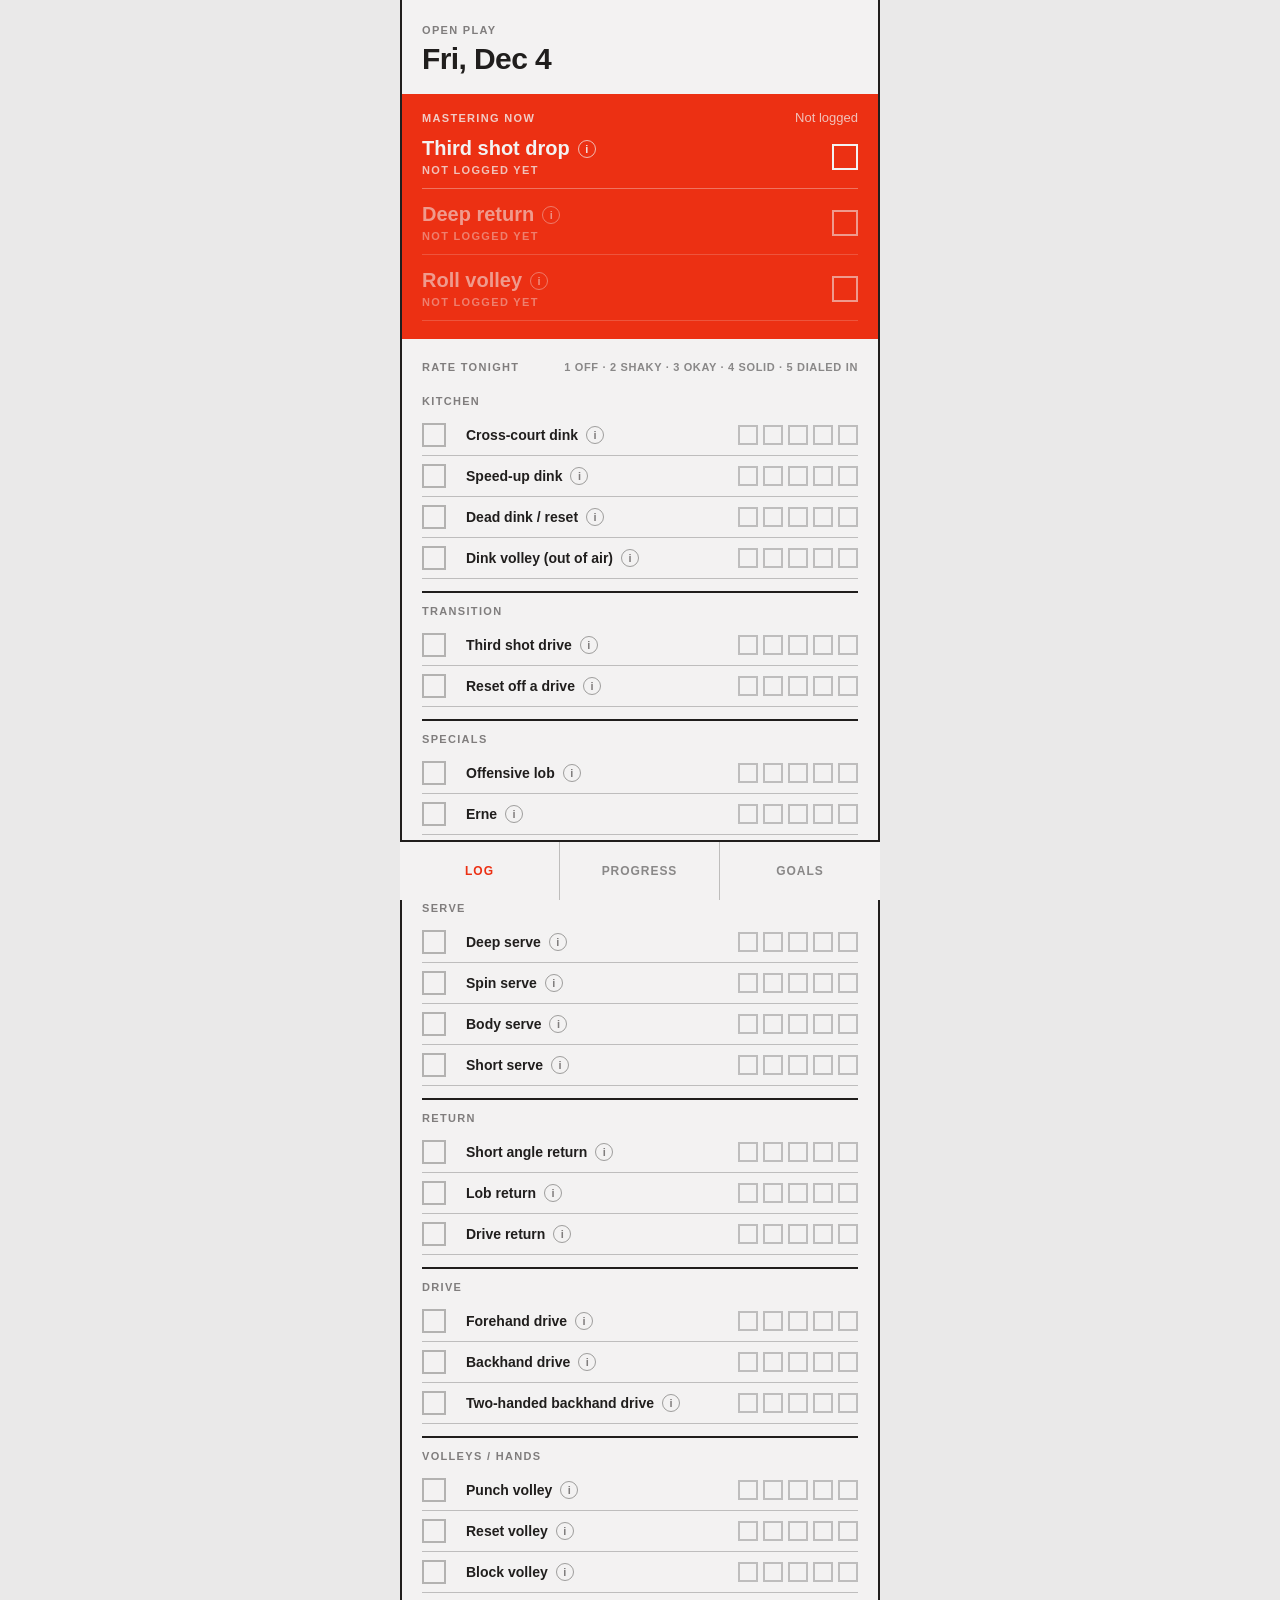
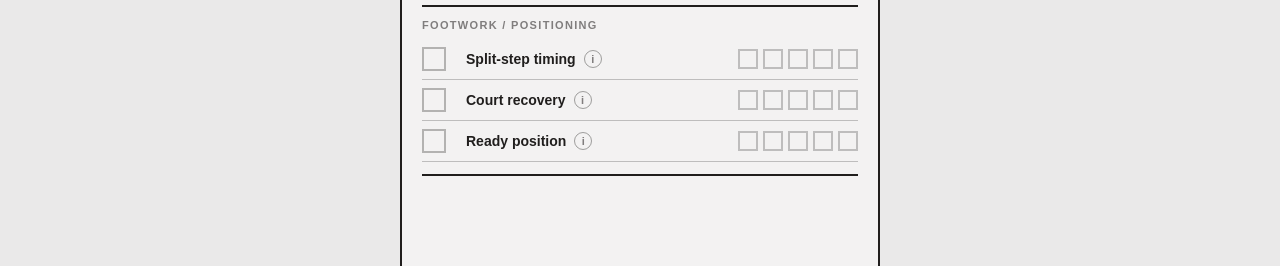
<file: index.html>
<!DOCTYPE html>
<html lang="en">
<head>
<meta charset="utf-8">
<meta name="viewport" content="width=device-width, initial-scale=1">
<title>Pickle — Skills Log</title>
<link rel="stylesheet" href="styles.css">
<link rel="manifest" href="manifest.json">
<meta name="theme-color" content="#ec3013">
<link rel="icon" href="icon-192.png">
<link rel="apple-touch-icon" href="icon-192.png">
<meta name="apple-mobile-web-app-capable" content="yes">
<meta name="apple-mobile-web-app-status-bar-style" content="black-translucent">
<meta name="apple-mobile-web-app-title" content="Pickle">
</head>
<body>
<div id="root"></div>
<script src="app.js"></script>
</body>
</html>
</file>
<file: styles.css>
@font-face { font-family: 'Archivo'; src: local('Archivo'); }
:root {
  --ink: #201e1d;
  --cream: #f3f2f2;
  --cream-2: #eae9e9;
  --red: #ec3013;
  --red-deep: #ae1800;
  --rule-light: #d7d3d3;
}
* { box-sizing: border-box; }
body {
  margin: 0;
  font-family: Archivo, Helvetica, Arial, sans-serif;
  background: var(--cream-2);
  color: var(--ink);
}
h1, h2, h3 { font-weight: 800; margin: 0; letter-spacing: -0.02em; }
.kicker { font-size: 11px; font-weight: 800; letter-spacing: 0.12em; text-transform: uppercase; color: rgba(32,30,29,0.55); }
.btn {
  display: inline-block; border: 2px solid var(--ink); background: transparent;
  color: var(--ink); font-family: inherit; font-size: 13px; font-weight: 800;
  letter-spacing: 0.06em; text-transform: uppercase; padding: 10px 16px; cursor: pointer;
}
.btn-primary { background: var(--red); border-color: var(--red); color: var(--cream); }
.group-block { border-bottom: 2px solid var(--ink); padding: 12px 0; }
.shot-row { display: flex; justify-content: space-between; padding: 8px 0; border-bottom: 1px solid rgba(32,30,29,0.25); font-size: 14px; font-weight: 600; }
.shot-row.goal { color: var(--red-deep); font-weight: 800; }

html, body { height: 100%; }
#root { display: flex; flex-direction: column; min-height: 100vh; max-width: 480px; margin: 0 auto; background: var(--cream); border-left: 2px solid var(--ink); border-right: 2px solid var(--ink); }
.page { flex: 1; padding: 24px 20px 90px; }
.tabbar { position: fixed; bottom: 0; left: 50%; transform: translateX(-50%); width: 100%; max-width: 480px; height: 60px; display: grid; grid-template-columns: repeat(3,1fr); border-top: 2px solid var(--ink); background: var(--cream); }
.tab { display: flex; align-items: center; justify-content: center; font-size: 12px; font-weight: 800; letter-spacing: .08em; text-transform: uppercase; cursor: pointer; color: rgba(32,30,29,.5); border-right: 1px solid rgba(32,30,29,.25); }
.tab:last-child { border-right: none; }
.tab.active { color: var(--red); }
.red-band { background: var(--red); color: var(--cream); margin: 0 -20px 18px; padding: 16px 20px 18px; }
</file>
